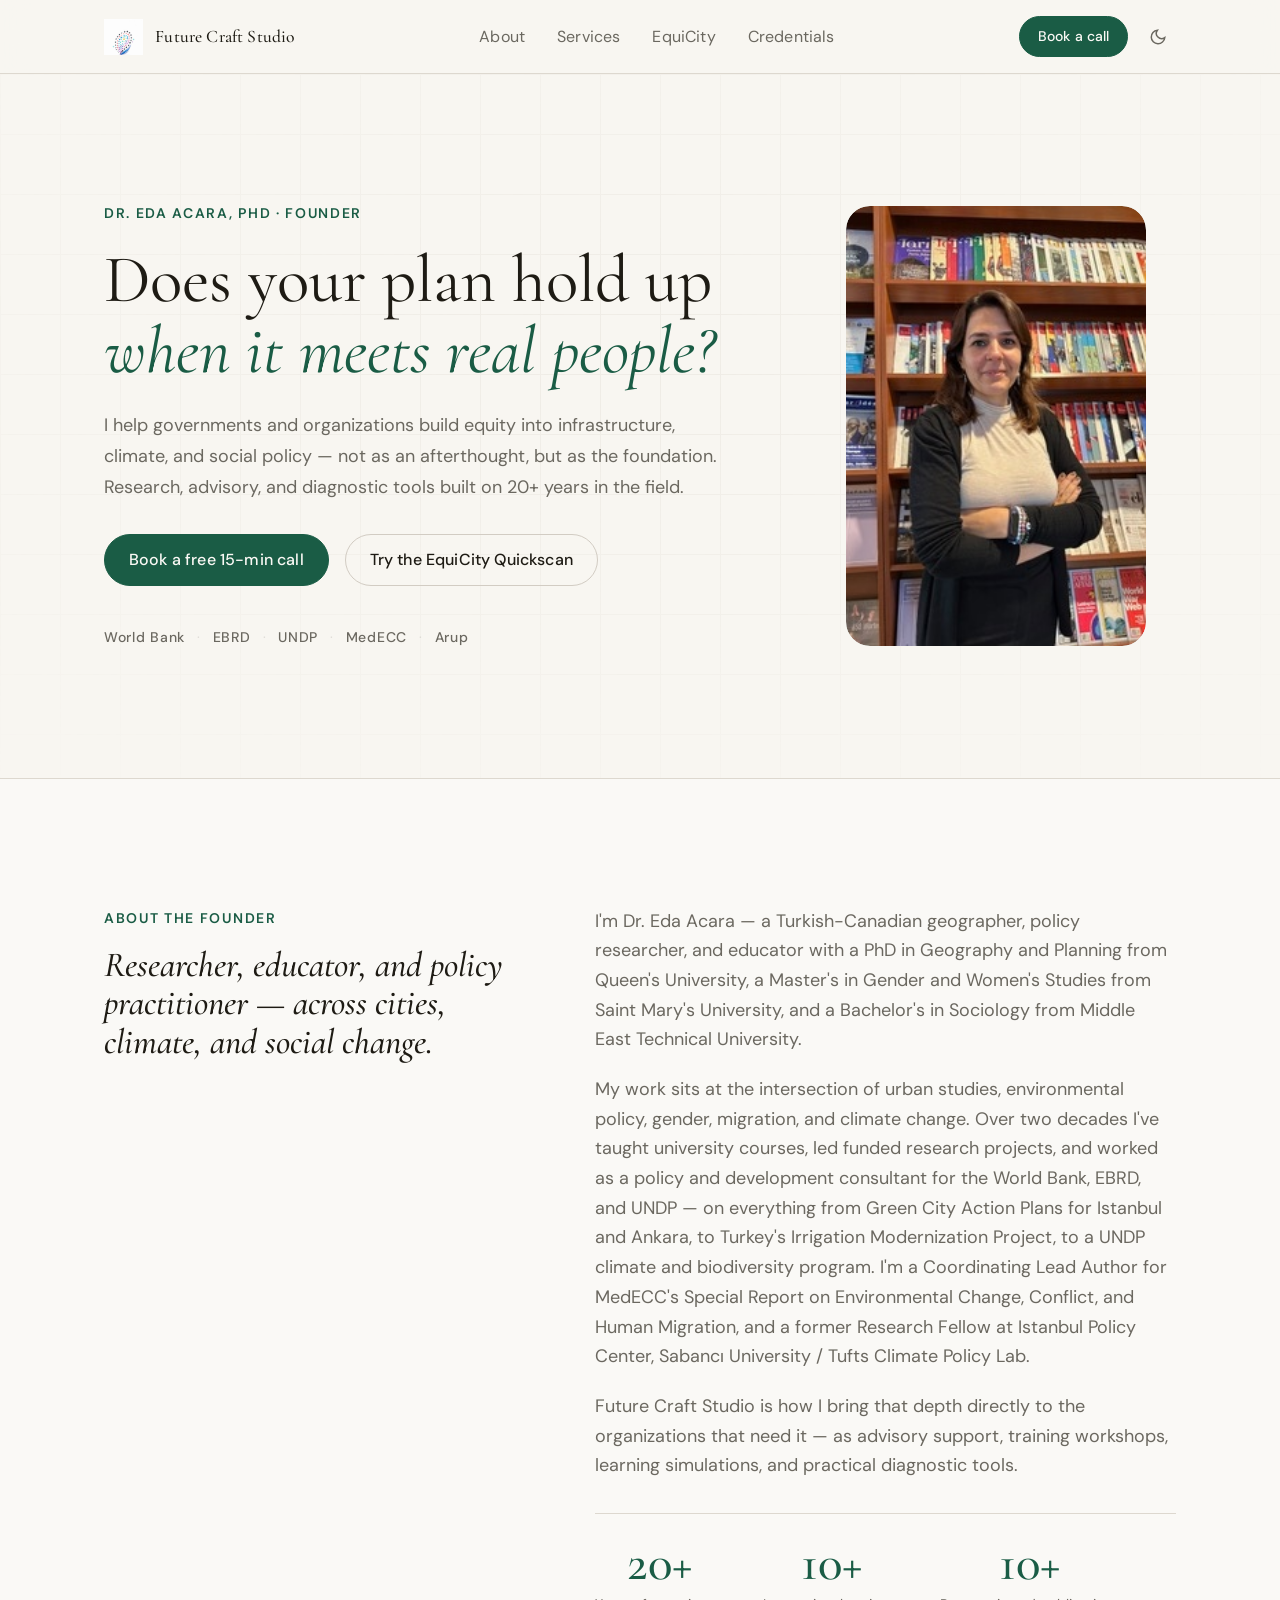
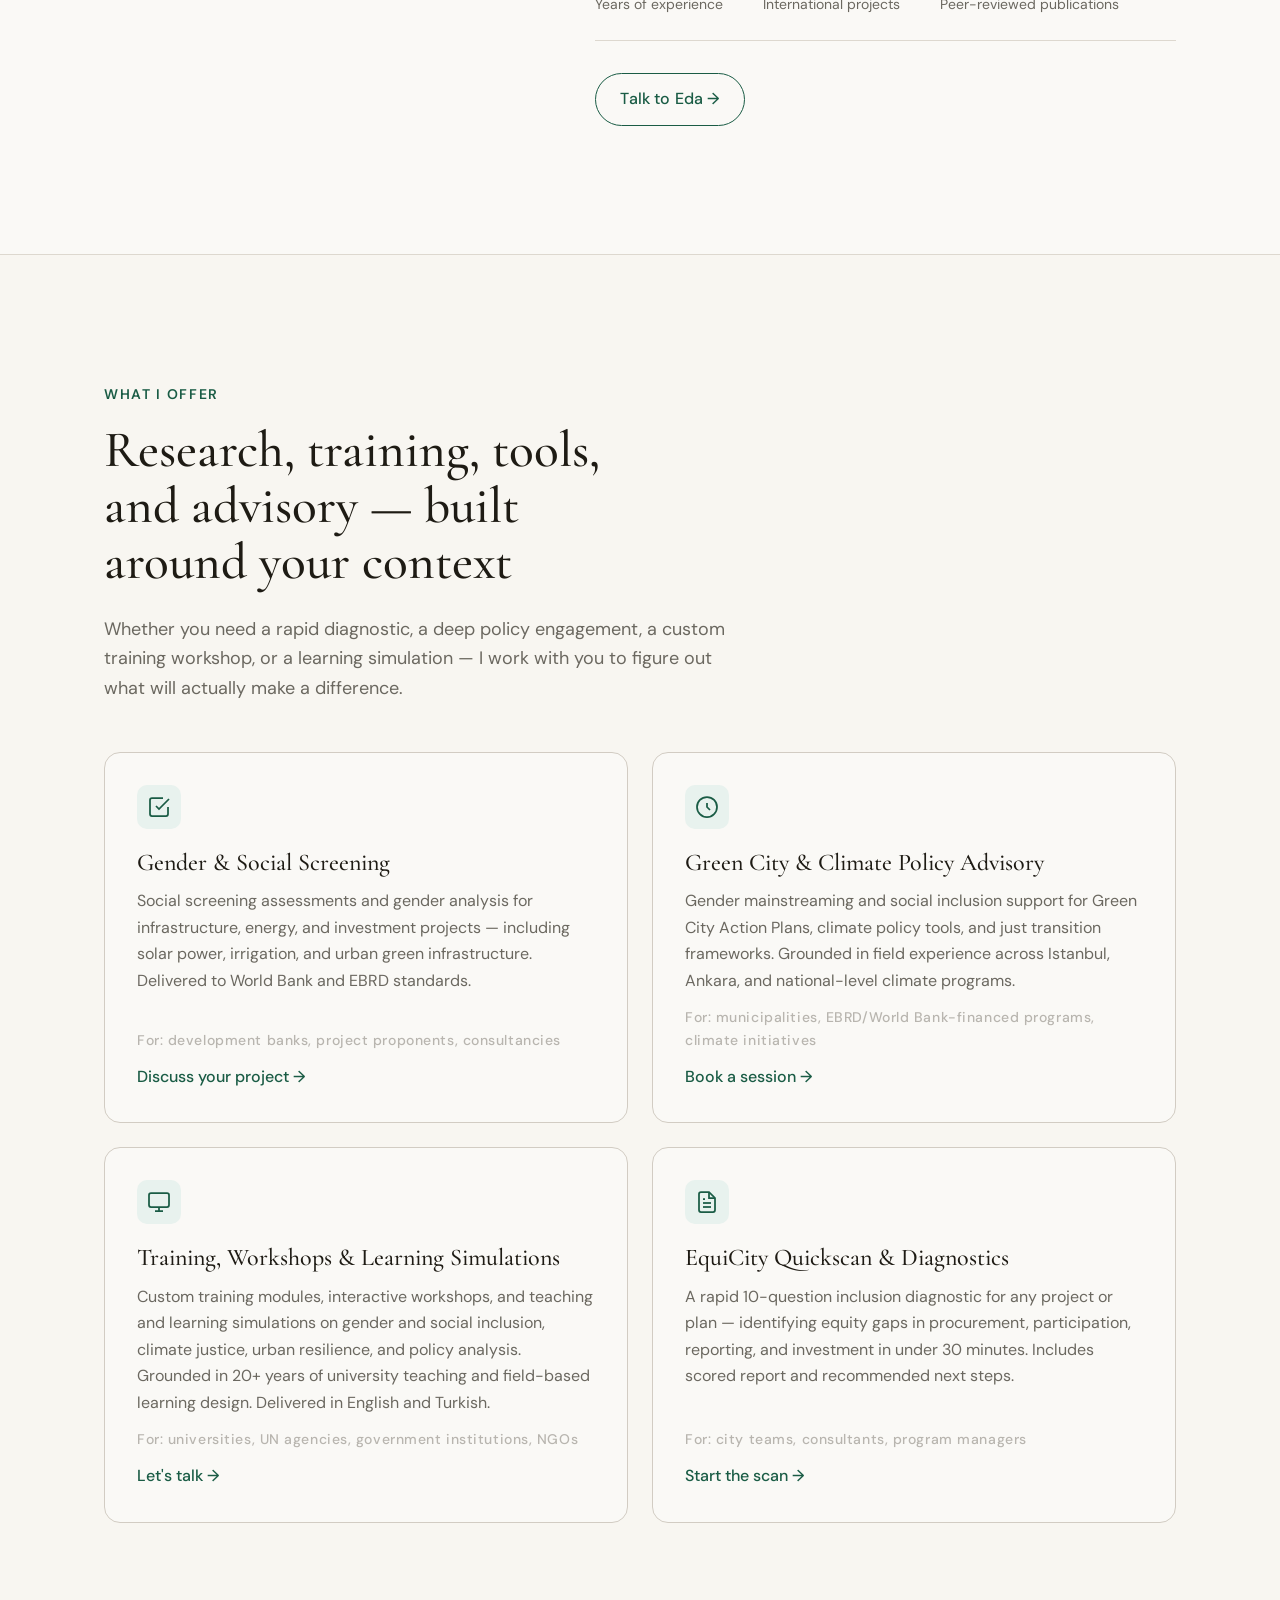
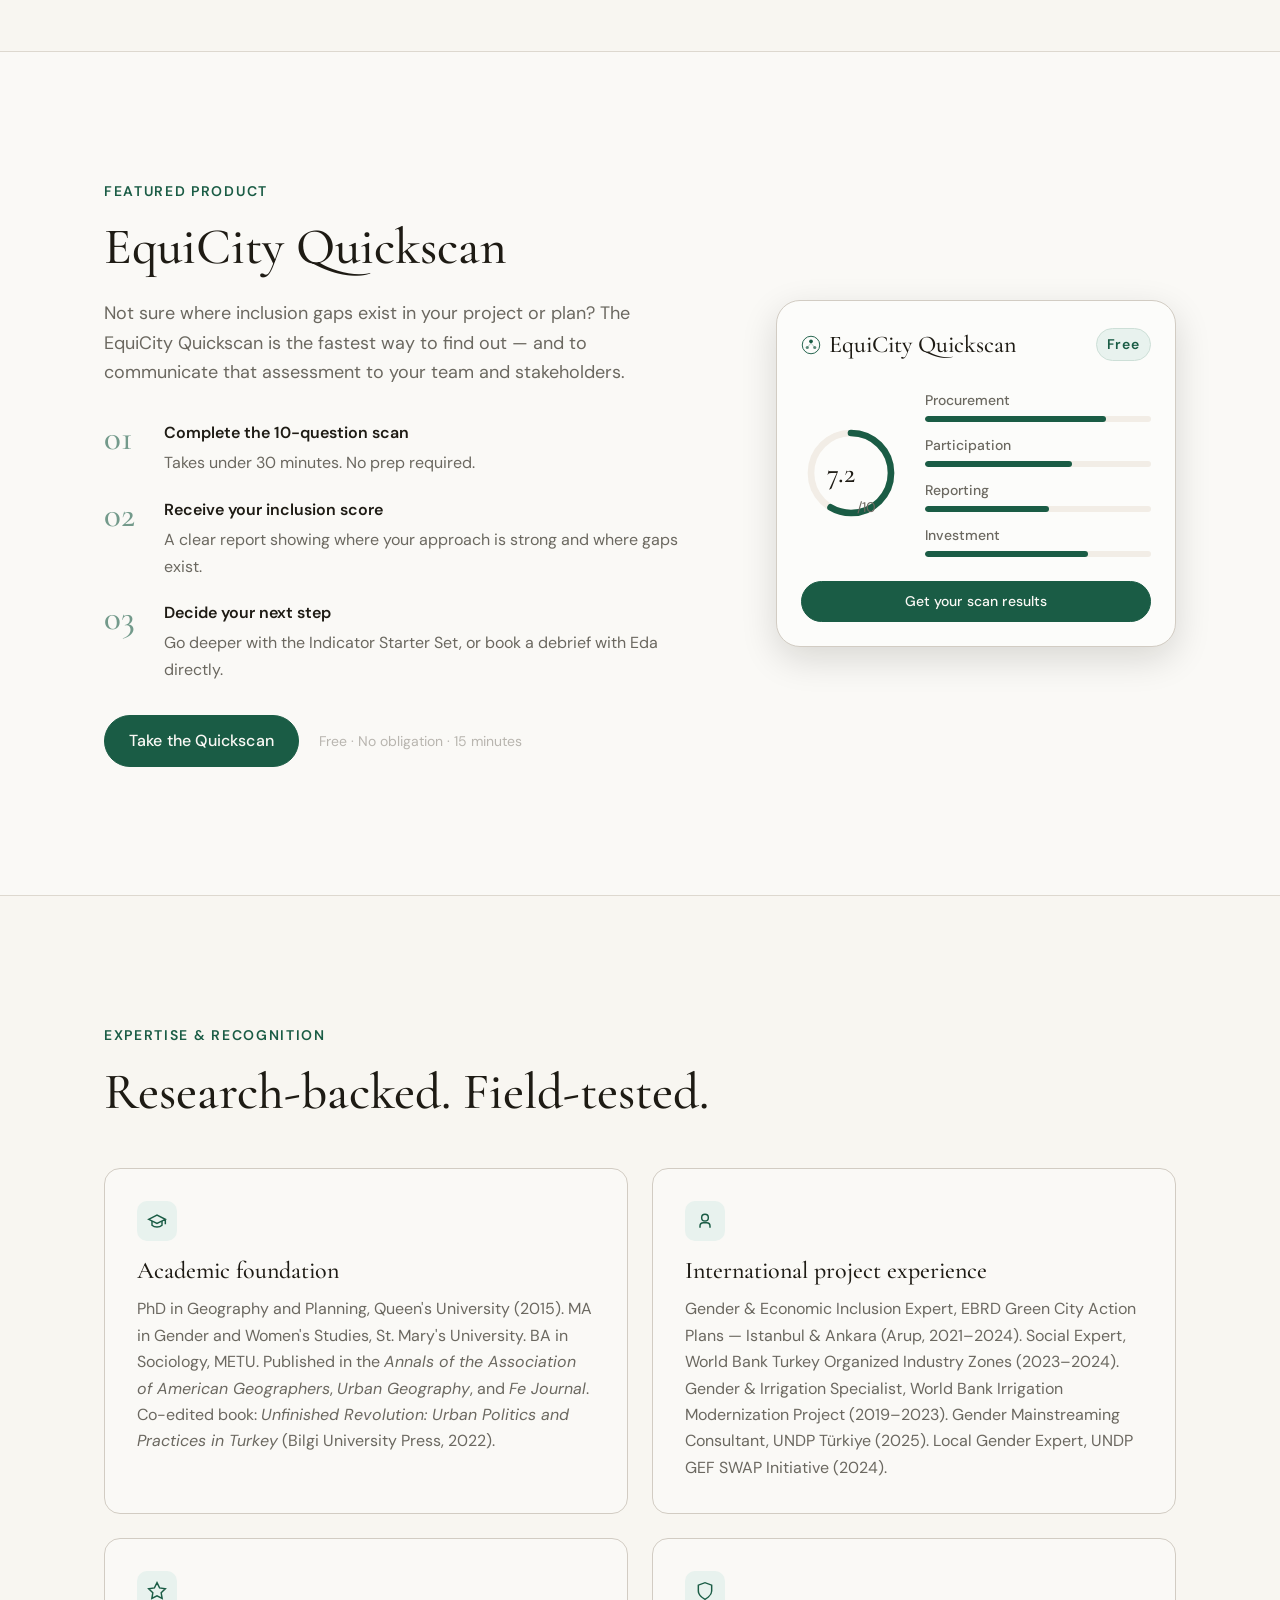
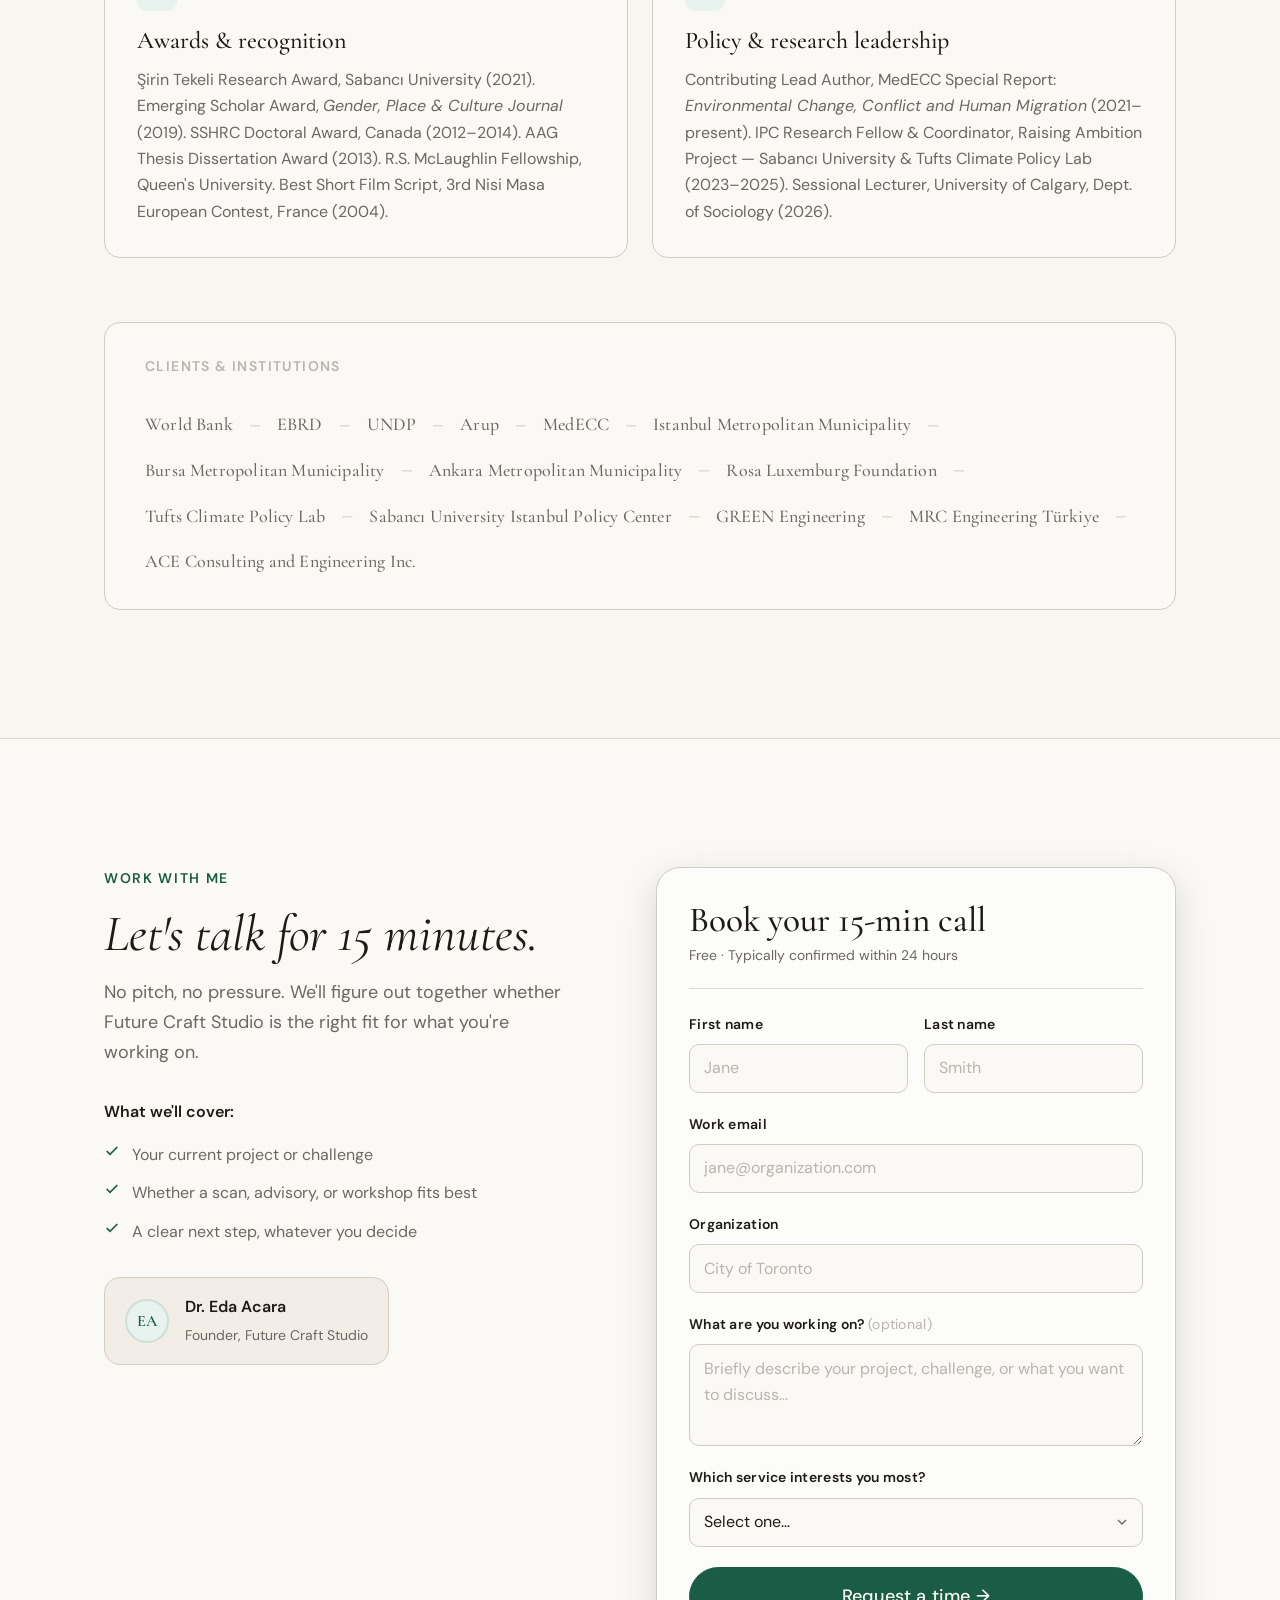
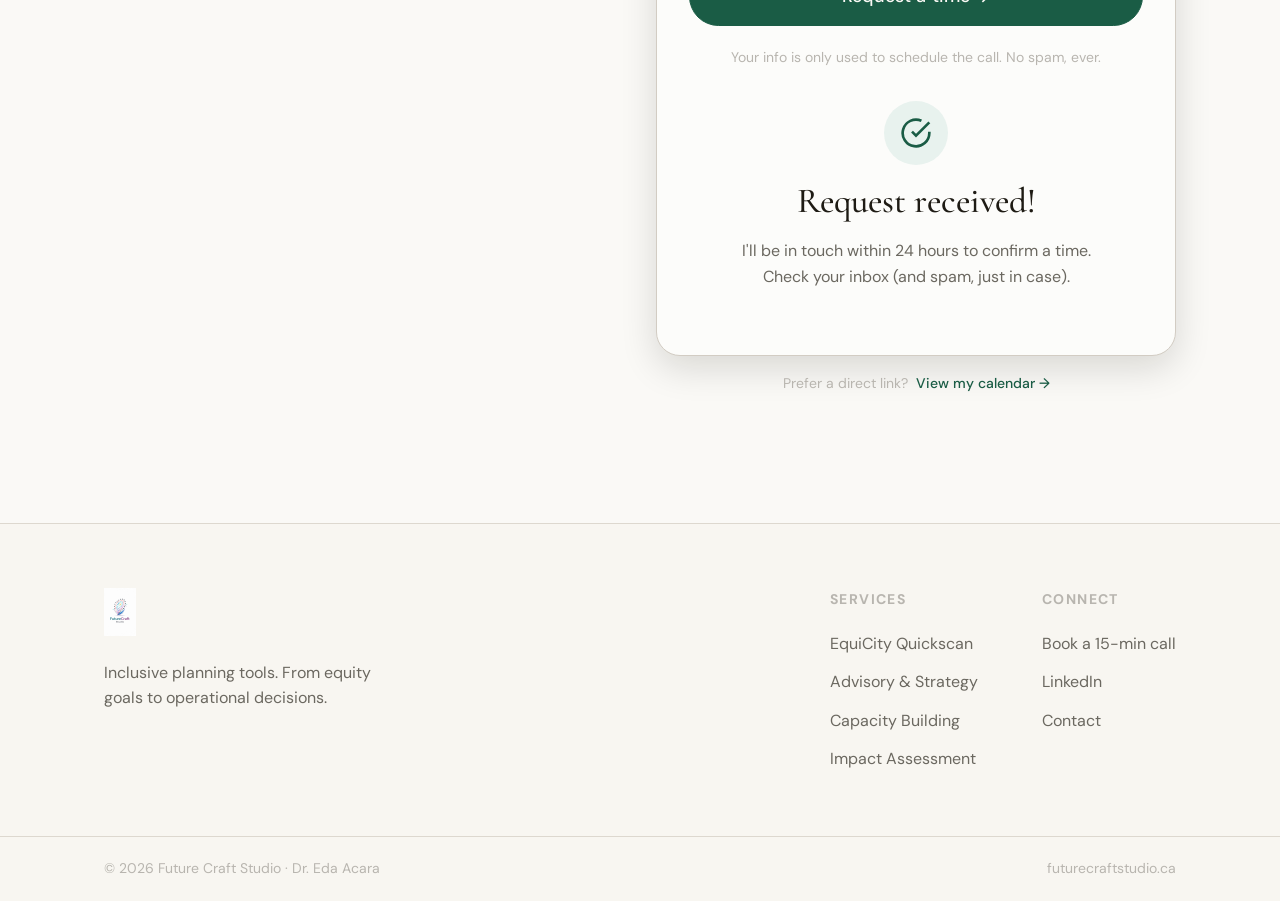
<file: index.html>
<!DOCTYPE html>
<html lang="en" data-theme="light">
<head>
  <meta charset="UTF-8" />
  <meta name="viewport" content="width=device-width, initial-scale=1.0" />
  <title>Future Craft Studio — Eda Acara, PhD | Inclusive Planning &amp; Policy Tools</title>
  <meta name="description" content="Future Craft Studio, founded by Dr. Eda Acara, helps municipalities, consultants, and mission-driven teams embed equity and inclusion into planning, procurement, and policy through practical tools and advisory support." />
  <meta property="og:title" content="Future Craft Studio — Inclusive Planning &amp; Policy Tools" />
  <meta property="og:description" content="Founded by Dr. Eda Acara, PhD in Geography and Planning. Practical equity and inclusion tools for cities and mission-driven teams." />
  <meta property="og:type" content="website" />

  <!-- Fonts -->
  <link rel="preconnect" href="https://fonts.googleapis.com" />
  <link rel="preconnect" href="https://fonts.gstatic.com" crossorigin />
  <link href="https://fonts.googleapis.com/css2?family=Cormorant+Garamond:ital,wght@0,400;0,500;0,600;1,400;1,500&family=DM+Sans:ital,opsz,wght@0,9..40,300;0,9..40,400;0,9..40,500;1,9..40,300&display=swap" rel="stylesheet" />
  <link href="https://api.fontshare.com/v2/css?f[]=switzer@300,400,500,600&display=swap" rel="stylesheet" />

  <link rel="stylesheet" href="css/style.css" />
</head>
<body>

  <!-- NAVIGATION -->
  <header class="header" id="header">
    <nav class="nav container">
      <a href="#" class="nav-logo" aria-label="Future Craft Studio home">
        <img src="fcs-logo-mark.jpg" alt="" class="nav-logo-mark" aria-hidden="true" />
        <span class="nav-logo-text">Future Craft Studio</span>
      </a>
      <ul class="nav-links" role="list">
        <li><a href="#about">About</a></li>
        <li><a href="#services">Services</a></li>
        <li><a href="equicity.html">EquiCity</a></li>
        <li><a href="#credentials">Credentials</a></li>
      </ul>
      <div class="nav-actions">
        <button class="btn btn-primary btn-sm" onclick="document.getElementById('booking').scrollIntoView({behavior:'smooth'})">Book a call</button>
        <button class="theme-toggle icon-btn" data-theme-toggle aria-label="Switch to dark mode">
          <svg width="18" height="18" viewBox="0 0 24 24" fill="none" stroke="currentColor" stroke-width="2"><path d="M21 12.79A9 9 0 1 1 11.21 3 7 7 0 0 0 21 12.79z"/></svg>
        </button>
        <button class="nav-menu-btn icon-btn" id="menuBtn" aria-label="Open menu" aria-expanded="false">
          <svg width="22" height="22" viewBox="0 0 24 24" fill="none" stroke="currentColor" stroke-width="2"><line x1="3" y1="6" x2="21" y2="6"/><line x1="3" y1="12" x2="21" y2="12"/><line x1="3" y1="18" x2="21" y2="18"/></svg>
        </button>
      </div>
    </nav>
    <!-- Mobile nav -->
    <div class="mobile-nav" id="mobileNav" aria-hidden="true">
      <ul role="list">
        <li><a href="#about" class="mobile-nav-link">About</a></li>
        <li><a href="#services" class="mobile-nav-link">Services</a></li>
        <li><a href="equicity.html" class="mobile-nav-link">EquiCity</a></li>
        <li><a href="#credentials" class="mobile-nav-link">Credentials</a></li>
        <li><a href="#booking" class="mobile-nav-link mobile-nav-cta">Book a 15-min call →</a></li>
      </ul>
    </div>
  </header>

  <main>

    <!-- HERO -->
    <section class="hero" id="top">
      <div class="container hero-inner">
        <div class="hero-text fade-in">
          <div class="hero-eyebrow">Dr. Eda Acara, PhD · Founder</div>
          <h1 class="hero-heading">Does your plan hold up<br /><em>when it meets real people?</em></h1>
          <p class="hero-sub">I help governments and organizations build equity into infrastructure, climate, and social policy — not as an afterthought, but as the foundation. Research, advisory, and diagnostic tools built on 20+ years in the field.</p>
          <div class="hero-ctas">
            <button class="btn btn-primary" onclick="document.getElementById('booking').scrollIntoView({behavior:'smooth'})">Book a free 15-min call</button>
            <a href="https://equicity-production.up.railway.app" target="_blank" rel="noopener" class="btn btn-ghost">Try the EquiCity Quickscan</a>
          </div>
          <div class="hero-trust">
            <span class="trust-item">World Bank</span>
            <span class="trust-sep">·</span>
            <span class="trust-item">EBRD</span>
            <span class="trust-sep">·</span>
            <span class="trust-item">UNDP</span>
            <span class="trust-sep">·</span>
            <span class="trust-item">MedECC</span>
            <span class="trust-sep">·</span>
            <span class="trust-item">Arup</span>
          </div>
        </div>
        <div class="hero-portrait fade-in" style="animation-delay:0.15s;">
          <div class="portrait-frame portrait-frame--photo">
            <img src="eda.jpg" alt="Dr. Eda Acara, founder of Future Craft Studio" class="portrait-photo" />
          </div>
        </div>
      </div>
      <!-- Background grid -->
      <div class="hero-grid-bg" aria-hidden="true"></div>
    </section>

    <!-- FOUNDER SECTION -->
    <section class="about section-pad" id="about">
      <div class="container">
        <div class="about-grid">
          <div class="about-left fade-in">
            <div class="section-label">About the founder</div>
            <h2 class="section-heading">Researcher, educator, and policy practitioner — across cities, climate, and social change.</h2>
          </div>
          <div class="about-right fade-in">
            <p>I'm Dr. Eda Acara — a Turkish-Canadian geographer, policy researcher, and educator with a PhD in Geography and Planning from Queen's University, a Master's in Gender and Women's Studies from Saint Mary's University, and a Bachelor's in Sociology from Middle East Technical University.</p>
            <p>My work sits at the intersection of urban studies, environmental policy, gender, migration, and climate change. Over two decades I've taught university courses, led funded research projects, and worked as a policy and development consultant for the World Bank, EBRD, and UNDP — on everything from Green City Action Plans for Istanbul and Ankara, to Turkey's Irrigation Modernization Project, to a UNDP climate and biodiversity program. I'm a Coordinating Lead Author for MedECC's Special Report on Environmental Change, Conflict, and Human Migration, and a former Research Fellow at Istanbul Policy Center, Sabancı University / Tufts Climate Policy Lab.</p>
            <p>Future Craft Studio is how I bring that depth directly to the organizations that need it — as advisory support, training workshops, learning simulations, and practical diagnostic tools.</p>
            <div class="credentials-row">
              <div class="cred-item">
                <div class="cred-num">20+</div>
                <div class="cred-label">Years of experience</div>
              </div>
              <div class="cred-item">
                <div class="cred-num">10+</div>
                <div class="cred-label">International projects</div>
              </div>
              <div class="cred-item">
                <div class="cred-num">10+</div>
                <div class="cred-label">Peer-reviewed publications</div>
              </div>
            </div>
            <a href="#booking" class="btn btn-outline" onclick="event.preventDefault(); document.getElementById('booking').scrollIntoView({behavior:'smooth'})">Talk to Eda →</a>
          </div>
        </div>
      </div>
    </section>

    <!-- SERVICES -->
    <section class="services section-pad" id="services">
      <div class="container">
        <div class="section-header fade-in">
          <div class="section-label">What I offer</div>
          <h2 class="section-heading">Research, training, tools, and advisory — built around your context</h2>
          <p class="section-sub">Whether you need a rapid diagnostic, a deep policy engagement, a custom training workshop, or a learning simulation — I work with you to figure out what will actually make a difference.</p>
        </div>
        <div class="services-grid">
          <div class="service-card fade-in">
            <div class="service-icon">
              <svg width="24" height="24" viewBox="0 0 24 24" fill="none" stroke="currentColor" stroke-width="1.75"><path d="M9 11l3 3L22 4"/><path d="M21 12v7a2 2 0 01-2 2H5a2 2 0 01-2-2V5a2 2 0 012-2h11"/></svg>
            </div>
            <h3>Gender &amp; Social Screening</h3>
            <p>Social screening assessments and gender analysis for infrastructure, energy, and investment projects — including solar power, irrigation, and urban green infrastructure. Delivered to World Bank and EBRD standards.</p>
            <div class="service-for">For: development banks, project proponents, consultancies</div>
            <a href="#booking" class="service-link" onclick="event.preventDefault(); document.getElementById('booking').scrollIntoView({behavior:'smooth'})">Discuss your project →</a>
          </div>
          <div class="service-card fade-in" style="animation-delay:0.08s">
            <div class="service-icon">
              <svg width="24" height="24" viewBox="0 0 24 24" fill="none" stroke="currentColor" stroke-width="1.75"><circle cx="12" cy="12" r="10"/><path d="M12 8v4l3 3"/></svg>
            </div>
            <h3>Green City &amp; Climate Policy Advisory</h3>
            <p>Gender mainstreaming and social inclusion support for Green City Action Plans, climate policy tools, and just transition frameworks. Grounded in field experience across Istanbul, Ankara, and national-level climate programs.</p>
            <div class="service-for">For: municipalities, EBRD/World Bank-financed programs, climate initiatives</div>
            <a href="#booking" class="service-link" onclick="event.preventDefault(); document.getElementById('booking').scrollIntoView({behavior:'smooth'})">Book a session →</a>
          </div>
          <div class="service-card fade-in" style="animation-delay:0.16s">
            <div class="service-icon">
              <svg width="24" height="24" viewBox="0 0 24 24" fill="none" stroke="currentColor" stroke-width="1.75"><rect x="2" y="3" width="20" height="14" rx="2"/><path d="M8 21h8M12 17v4"/></svg>
            </div>
            <h3>Training, Workshops &amp; Learning Simulations</h3>
            <p>Custom training modules, interactive workshops, and teaching and learning simulations on gender and social inclusion, climate justice, urban resilience, and policy analysis. Grounded in 20+ years of university teaching and field-based learning design. Delivered in English and Turkish.</p>
            <div class="service-for">For: universities, UN agencies, government institutions, NGOs</div>
            <a href="#booking" class="service-link" onclick="event.preventDefault(); document.getElementById('booking').scrollIntoView({behavior:'smooth'})">Let's talk →</a>
          </div>
          <div class="service-card fade-in" style="animation-delay:0.24s">
            <div class="service-icon">
              <svg width="24" height="24" viewBox="0 0 24 24" fill="none" stroke="currentColor" stroke-width="1.75"><path d="M14 2H6a2 2 0 00-2 2v16a2 2 0 002 2h12a2 2 0 002-2V8z"/><polyline points="14,2 14,8 20,8"/><line x1="16" y1="13" x2="8" y2="13"/><line x1="16" y1="17" x2="8" y2="17"/><polyline points="10,9 9,9 8,9"/></svg>
            </div>
            <h3>EquiCity Quickscan &amp; Diagnostics</h3>
            <p>A rapid 10-question inclusion diagnostic for any project or plan — identifying equity gaps in procurement, participation, reporting, and investment in under 30 minutes. Includes scored report and recommended next steps.</p>
            <div class="service-for">For: city teams, consultants, program managers</div>
            <a href="https://equicity-production.up.railway.app" target="_blank" rel="noopener" class="service-link">Start the scan →</a>
          </div>
        </div>
      </div>
    </section>

    <!-- EQUICITY PRODUCT SPOTLIGHT -->
    <section class="equicity section-pad" id="equicity">
      <div class="container">
        <div class="equicity-inner">
          <div class="equicity-text fade-in">
            <div class="section-label">Featured product</div>
            <h2 class="section-heading">EquiCity Quickscan</h2>
            <p class="equicity-desc">Not sure where inclusion gaps exist in your project or plan? The EquiCity Quickscan is the fastest way to find out — and to communicate that assessment to your team and stakeholders.</p>
            <div class="equicity-steps">
              <div class="step">
                <div class="step-num">01</div>
                <div class="step-content">
                  <strong>Complete the 10-question scan</strong>
                  <span>Takes under 30 minutes. No prep required.</span>
                </div>
              </div>
              <div class="step">
                <div class="step-num">02</div>
                <div class="step-content">
                  <strong>Receive your inclusion score</strong>
                  <span>A clear report showing where your approach is strong and where gaps exist.</span>
                </div>
              </div>
              <div class="step">
                <div class="step-num">03</div>
                <div class="step-content">
                  <strong>Decide your next step</strong>
                  <span>Go deeper with the Indicator Starter Set, or book a debrief with Eda directly.</span>
                </div>
              </div>
            </div>
            <div class="equicity-ctas">
              <a href="https://equicity-production.up.railway.app" target="_blank" rel="noopener" class="btn btn-primary">Take the Quickscan</a>
              <span class="equicity-note">Free · No obligation · 15 minutes</span>
            </div>
          </div>
          <div class="equicity-visual fade-in">
            <div class="scan-card">
              <div class="scan-card-header">
                <div class="scan-logo">
                  <svg width="20" height="20" viewBox="0 0 32 32" fill="none" aria-hidden="true">
                    <circle cx="16" cy="16" r="14" stroke="var(--color-primary)" stroke-width="1.5"/>
                    <circle cx="16" cy="10" r="3" fill="var(--color-primary)"/>
                    <circle cx="10" cy="20" r="2.5" fill="var(--color-primary)" opacity="0.7"/>
                    <circle cx="22" cy="20" r="2.5" fill="var(--color-primary)" opacity="0.7"/>
                    <line x1="16" y1="13" x2="10" y2="20" stroke="var(--color-primary)" stroke-width="1" opacity="0.5"/>
                    <line x1="16" y1="13" x2="22" y2="20" stroke="var(--color-primary)" stroke-width="1" opacity="0.5"/>
                  </svg>
                  EquiCity Quickscan
                </div>
                <div class="scan-badge">Free</div>
              </div>
              <div class="scan-score-area">
                <div class="score-ring">
                  <svg viewBox="0 0 120 120" class="score-svg">
                    <circle cx="60" cy="60" r="48" fill="none" stroke="var(--color-surface-offset)" stroke-width="8"/>
                    <circle cx="60" cy="60" r="48" fill="none" stroke="var(--color-primary)" stroke-width="8"
                      stroke-dasharray="251.3" stroke-dashoffset="75" stroke-linecap="round"
                      transform="rotate(-90 60 60)" class="score-arc"/>
                  </svg>
                  <div class="score-label">
                    <span class="score-num">7.2</span>
                    <span class="score-of">/10</span>
                  </div>
                </div>
                <div class="score-areas">
                  <div class="score-area-item">
                    <div class="score-area-name">Procurement</div>
                    <div class="score-area-bar"><div class="score-area-fill" style="width:80%"></div></div>
                  </div>
                  <div class="score-area-item">
                    <div class="score-area-name">Participation</div>
                    <div class="score-area-bar"><div class="score-area-fill" style="width:65%"></div></div>
                  </div>
                  <div class="score-area-item">
                    <div class="score-area-name">Reporting</div>
                    <div class="score-area-bar"><div class="score-area-fill" style="width:55%"></div></div>
                  </div>
                  <div class="score-area-item">
                    <div class="score-area-name">Investment</div>
                    <div class="score-area-bar"><div class="score-area-fill" style="width:72%"></div></div>
                  </div>
                </div>
              </div>
              <div class="scan-cta-inline">
                <button class="btn btn-primary btn-sm" style="width:100%" onclick="document.getElementById('booking').scrollIntoView({behavior:'smooth'})">Get your scan results</button>
              </div>
            </div>
          </div>
        </div>
      </div>
    </section>

    <!-- CREDENTIALS / TRUST -->
    <section class="credentials section-pad" id="credentials">
      <div class="container">
        <div class="section-header fade-in">
          <div class="section-label">Expertise &amp; recognition</div>
          <h2 class="section-heading">Research-backed. Field-tested.</h2>
        </div>
        <div class="cred-grid">
          <div class="cred-card fade-in">
            <div class="cred-icon">
              <svg width="20" height="20" viewBox="0 0 24 24" fill="none" stroke="currentColor" stroke-width="1.75"><path d="M22 10v6M2 10l10-5 10 5-10 5z"/><path d="M6 12v5c3 3 9 3 12 0v-5"/></svg>
            </div>
            <h3>Academic foundation</h3>
            <p>PhD in Geography and Planning, Queen's University (2015). MA in Gender and Women's Studies, St. Mary's University. BA in Sociology, METU. Published in the <em>Annals of the Association of American Geographers</em>, <em>Urban Geography</em>, and <em>Fe Journal</em>. Co-edited book: <em>Unfinished Revolution: Urban Politics and Practices in Turkey</em> (Bilgi University Press, 2022).</p>
          </div>
          <div class="cred-card fade-in" style="animation-delay:0.08s">
            <div class="cred-icon">
              <svg width="20" height="20" viewBox="0 0 24 24" fill="none" stroke="currentColor" stroke-width="1.75"><circle cx="12" cy="8" r="4"/><path d="M6 20v-2a4 4 0 014-4h4a4 4 0 014 4v2"/></svg>
            </div>
            <h3>International project experience</h3>
            <p>Gender &amp; Economic Inclusion Expert, EBRD Green City Action Plans — Istanbul &amp; Ankara (Arup, 2021–2024). Social Expert, World Bank Turkey Organized Industry Zones (2023–2024). Gender &amp; Irrigation Specialist, World Bank Irrigation Modernization Project (2019–2023). Gender Mainstreaming Consultant, UNDP Türkiye (2025). Local Gender Expert, UNDP GEF SWAP Initiative (2024).</p>
          </div>
          <div class="cred-card fade-in" style="animation-delay:0.16s">
            <div class="cred-icon">
              <svg width="20" height="20" viewBox="0 0 24 24" fill="none" stroke="currentColor" stroke-width="1.75"><polygon points="12,2 15.09,8.26 22,9.27 17,14.14 18.18,21.02 12,17.77 5.82,21.02 7,14.14 2,9.27 8.91,8.26"/></svg>
            </div>
            <h3>Awards &amp; recognition</h3>
            <p>Şirin Tekeli Research Award, Sabancı University (2021). Emerging Scholar Award, <em>Gender, Place &amp; Culture Journal</em> (2019). SSHRC Doctoral Award, Canada (2012–2014). AAG Thesis Dissertation Award (2013). R.S. McLaughlin Fellowship, Queen's University. Best Short Film Script, 3rd Nisi Masa European Contest, France (2004).</p>
          </div>
          <div class="cred-card fade-in" style="animation-delay:0.24s">
            <div class="cred-icon">
              <svg width="20" height="20" viewBox="0 0 24 24" fill="none" stroke="currentColor" stroke-width="1.75"><path d="M12 22s8-4 8-10V5l-8-3-8 3v7c0 6 8 10 8 10z"/></svg>
            </div>
            <h3>Policy &amp; research leadership</h3>
            <p>Contributing Lead Author, MedECC Special Report: <em>Environmental Change, Conflict and Human Migration</em> (2021–present). IPC Research Fellow &amp; Coordinator, Raising Ambition Project — Sabancı University &amp; Tufts Climate Policy Lab (2023–2025). Sessional Lecturer, University of Calgary, Dept. of Sociology (2026).</p>
          </div>
        </div>

        <div class="org-strip fade-in">
          <div class="org-label">Clients &amp; institutions</div>
          <div class="org-logos">
            <span class="org-name">World Bank</span>
            <span class="org-sep">—</span>
            <span class="org-name">EBRD</span>
            <span class="org-sep">—</span>
            <span class="org-name">UNDP</span>
            <span class="org-sep">—</span>
            <span class="org-name">Arup</span>
            <span class="org-sep">—</span>
            <span class="org-name">MedECC</span>
            <span class="org-sep">—</span>
            <span class="org-name">Istanbul Metropolitan Municipality</span>
            <span class="org-sep">—</span>
            <span class="org-name">Bursa Metropolitan Municipality</span>
            <span class="org-sep">—</span>
            <span class="org-name">Ankara Metropolitan Municipality</span>
            <span class="org-sep">—</span>
            <span class="org-name">Rosa Luxemburg Foundation</span>
            <span class="org-sep">—</span>
            <span class="org-name">Tufts Climate Policy Lab</span>
            <span class="org-sep">—</span>
            <span class="org-name">Sabancı University Istanbul Policy Center</span>
            <span class="org-sep">—</span>
            <span class="org-name">GREEN Engineering</span>
            <span class="org-sep">—</span>
            <span class="org-name">MRC Engineering Türkiye</span>
            <span class="org-sep">—</span>
            <span class="org-name">ACE Consulting and Engineering Inc.</span>
          </div>
        </div>
      </div>
    </section>

    <!-- BOOKING FUNNEL -->
    <section class="booking section-pad" id="booking">
      <div class="container">
        <div class="booking-inner">
          <div class="booking-left fade-in">
            <div class="section-label">Work with me</div>
            <h2 class="booking-heading">Let's talk for 15 minutes.</h2>
            <p class="booking-sub">No pitch, no pressure. We'll figure out together whether Future Craft Studio is the right fit for what you're working on.</p>

            <div class="booking-what">
              <div class="booking-what-title">What we'll cover:</div>
              <ul role="list" class="booking-checklist">
                <li>
                  <svg width="16" height="16" viewBox="0 0 24 24" fill="none" stroke="var(--color-primary)" stroke-width="2.5"><polyline points="20 6 9 17 4 12"/></svg>
                  Your current project or challenge
                </li>
                <li>
                  <svg width="16" height="16" viewBox="0 0 24 24" fill="none" stroke="var(--color-primary)" stroke-width="2.5"><polyline points="20 6 9 17 4 12"/></svg>
                  Whether a scan, advisory, or workshop fits best
                </li>
                <li>
                  <svg width="16" height="16" viewBox="0 0 24 24" fill="none" stroke="var(--color-primary)" stroke-width="2.5"><polyline points="20 6 9 17 4 12"/></svg>
                  A clear next step, whatever you decide
                </li>
              </ul>
            </div>

            <div class="booking-bio-mini">
              <div class="bio-avatar">EA</div>
              <div class="bio-text">
                <strong>Dr. Eda Acara</strong>
                <span>Founder, Future Craft Studio</span>
              </div>
            </div>
          </div>

          <div class="booking-right fade-in">
            <div class="booking-form-card">
              <div class="form-header">
                <h3>Book your 15-min call</h3>
                <p>Free · Typically confirmed within 24 hours</p>
              </div>
              <form class="booking-form" id="bookingForm" action="https://formspree.io/f/xrerboqn" method="POST" novalidate>
                <div class="form-row">
                  <div class="form-group">
                    <label for="firstName">First name</label>
                    <input type="text" id="firstName" name="firstName" placeholder="Jane" required autocomplete="given-name" />
                  </div>
                  <div class="form-group">
                    <label for="lastName">Last name</label>
                    <input type="text" id="lastName" name="lastName" placeholder="Smith" required autocomplete="family-name" />
                  </div>
                </div>
                <div class="form-group">
                  <label for="email">Work email</label>
                  <input type="email" id="email" name="email" placeholder="jane@organization.com" required autocomplete="email" />
                </div>
                <div class="form-group">
                  <label for="org">Organization</label>
                  <input type="text" id="org" name="org" placeholder="City of Toronto" autocomplete="organization" />
                </div>
                <div class="form-group">
                  <label for="context">What are you working on? <span class="label-hint">(optional)</span></label>
                  <textarea id="context" name="context" rows="3" placeholder="Briefly describe your project, challenge, or what you want to discuss…"></textarea>
                </div>
                <div class="form-group">
                  <label for="service">Which service interests you most?</label>
                  <select id="service" name="service">
                    <option value="">Select one…</option>
                    <option value="quickscan">EquiCity Quickscan</option>
                    <option value="advisory">Advisory &amp; Strategy</option>
                    <option value="capacity">Capacity Building Workshop</option>
                    <option value="assessment">Gender &amp; Social Impact Assessment</option>
                    <option value="unsure">Not sure yet</option>
                  </select>
                </div>
                <!-- Honeypot: bots fill this, humans don't -->
                <input type="text" name="_gotcha" style="display:none" tabindex="-1" autocomplete="off" />
                <button type="submit" class="btn btn-primary btn-submit" id="submitBtn">
                  <span class="btn-label">Request a time →</span>
                  <span class="btn-loading" hidden>Sending…</span>
                </button>
                <p class="form-note">Your info is only used to schedule the call. No spam, ever.</p>
              </form>
              <div class="form-success" id="formSuccess" hidden>
                <div class="success-icon">
                  <svg width="32" height="32" viewBox="0 0 24 24" fill="none" stroke="var(--color-primary)" stroke-width="2"><path d="M22 11.08V12a10 10 0 11-5.93-9.14"/><polyline points="22 4 12 14.01 9 11.01"/></svg>
                </div>
                <h3>Request received!</h3>
                <p>I'll be in touch within 24 hours to confirm a time. Check your inbox (and spam, just in case).</p>
              </div>
            </div>

            <div class="booking-alt">
              <span>Prefer a direct link?</span>
              <a href="https://www.futurecraftstudio.ca/appointments" target="_blank" rel="noopener" class="booking-alt-link">View my calendar →</a>
            </div>
          </div>
        </div>
      </div>
    </section>

  </main>

  <!-- FOOTER -->
  <footer class="footer">
    <div class="container footer-inner">
      <div class="footer-brand">
        <div class="footer-logo">
          <img src="future-craft-logo.jpg" alt="Future Craft Studio" class="footer-logo-img" />
        </div>
        <p class="footer-tagline">Inclusive planning tools. From equity goals to operational decisions.</p>
      </div>
      <div class="footer-links">
        <div class="footer-col">
          <div class="footer-col-title">Services</div>
          <a href="#equicity">EquiCity Quickscan</a>
          <a href="#services">Advisory &amp; Strategy</a>
          <a href="#services">Capacity Building</a>
          <a href="#services">Impact Assessment</a>
        </div>
        <div class="footer-col">
          <div class="footer-col-title">Connect</div>
          <a href="#booking" onclick="event.preventDefault(); document.getElementById('booking').scrollIntoView({behavior:'smooth'})">Book a 15-min call</a>
          <a href="https://www.linkedin.com/in/eda-acara-74394762" target="_blank" rel="noopener">LinkedIn</a>
          <a href="https://www.futurecraftstudio.ca/contact" target="_blank" rel="noopener">Contact</a>
        </div>
      </div>
    </div>
    <div class="footer-bottom">
      <div class="container">
        <span>&copy; 2026 Future Craft Studio · Dr. Eda Acara</span>
        <span>futurecraftstudio.ca</span>
      </div>
    </div>
  </footer>

  <script src="js/main.js"></script>
<script data-pplx-inline-edit>
(function(){
  if(window===window.top)return;
  function inlineAll(orig,clone){
    if(orig.nodeType!==1)return;
    try{
      var cs=getComputedStyle(orig);
      var t='';
      for(var i=0;i<cs.length;i++){t+=cs[i]+':'+cs.getPropertyValue(cs[i])+';';}
      clone.style.cssText=t;
    }catch(e){}
    var oc=orig.children,cc=clone.children;
    for(var j=0;j<oc.length&&j<cc.length;j++){inlineAll(oc[j],cc[j]);}
  }
  function stripExternal(clone){
    var imgs=clone.querySelectorAll('img');
    for(var i=0;i<imgs.length;i++){
      var s=imgs[i].getAttribute('src');
      if(s&&!s.startsWith('data:'))imgs[i].removeAttribute('src');
    }
    var all=clone.querySelectorAll('*');
    for(var i=0;i<all.length;i++){
      var st=all[i].style.cssText;
      if(st&&st.indexOf('url(')>=0){
        all[i].style.cssText=st.replace(/url\(["']?(?!data:)[^)"']*["']?\)/gi,'none');
      }
    }
  }
  window.addEventListener('message',function(e){
    if(!e.data||e.data.type!=='INLINE_EDIT_CAPTURE_REQUEST')return;
    var scrollX=window.scrollX||window.pageXOffset||0;
    var scrollY=window.scrollY||window.pageYOffset||0;
    var w=window.innerWidth,h=window.innerHeight;
    try{
      var clone=document.documentElement.cloneNode(true);
      var rm=clone.querySelectorAll('script,link[rel="stylesheet"],style');
      for(var i=0;i<rm.length;i++){rm[i].remove();}
      inlineAll(document.documentElement,clone);
      stripExternal(clone);
      var html=new XMLSerializer().serializeToString(clone);
      var svg='<svg xmlns="http://www.w3.org/2000/svg" width="'+w+'" height="'+h+'">'
        +'<foreignObject width="100%" height="100%">'
        +'<div xmlns="http://www.w3.org/1999/xhtml" style="width:'+w+'px;height:'+h+'px;overflow:hidden">'
        +'<div style="transform:translate(-'+scrollX+'px,-'+scrollY+'px);transform-origin:top left">'
        +html+'</div></div></foreignObject></svg>';
      var svgUrl='data:image/svg+xml;charset=utf-8,'+encodeURIComponent(svg);
      var img=new Image();
      img.onload=function(){
        var c=document.createElement('canvas');c.width=w;c.height=h;
        c.getContext('2d').drawImage(img,0,0);
        window.parent.postMessage({type:'INLINE_EDIT_SCREENSHOT_RESULT',dataUrl:c.toDataURL('image/png'),scrollX:scrollX,scrollY:scrollY},'*');
      };
      img.onerror=function(){
        window.parent.postMessage({type:'INLINE_EDIT_SCREENSHOT_RESULT',dataUrl:null,scrollX:scrollX,scrollY:scrollY},'*');
      };
      img.src=svgUrl;
    }catch(err){
      window.parent.postMessage({type:'INLINE_EDIT_SCREENSHOT_RESULT',dataUrl:null,scrollX:scrollX,scrollY:scrollY},'*');
    }
  });
})();
</script></body>
</html>
</file>
<file: css/style.css>
/* ============================================================
   FUTURE CRAFT STUDIO — Design System
   Art direction: Authoritative + warm editorial
   Fonts: Cormorant Garamond (display) + Switzer (body)
   Palette: Warm ivory surfaces, deep forest green accent
   ============================================================ */

/* ---------- TOKENS ---------- */
:root,
[data-theme='light'] {
  /* Surfaces — warm ivory */
  --color-bg: #f8f6f1;
  --color-surface: #faf9f6;
  --color-surface-2: #fcfcfa;
  --color-surface-offset: #f2ede6;
  --color-surface-offset-2: #ebe5dc;
  --color-divider: #ddd8cf;
  --color-border: #d2ccc3;

  /* Text */
  --color-text: #1e1b14;
  --color-text-muted: #6b6860;
  --color-text-faint: #b8b5af;
  --color-text-inverse: #faf9f5;

  /* Primary accent — deep forest green */
  --color-primary: #1a5c45;
  --color-primary-hover: #124036;
  --color-primary-active: #0c2c27;
  --color-primary-highlight: #cddfd7;
  --color-primary-light: #e8f2ee;

  /* Shadows */
  --shadow-sm: 0 1px 3px oklch(0.15 0.02 100 / 0.07);
  --shadow-md: 0 4px 14px oklch(0.15 0.02 100 / 0.10);
  --shadow-lg: 0 12px 36px oklch(0.15 0.02 100 / 0.14);

  /* Type scale */
  --text-xs:   clamp(0.75rem,  0.7rem  + 0.25vw, 0.875rem);
  --text-sm:   clamp(0.875rem, 0.8rem  + 0.35vw, 1rem);
  --text-base: clamp(1rem,     0.95rem + 0.25vw, 1.125rem);
  --text-lg:   clamp(1.125rem, 1rem    + 0.75vw, 1.5rem);
  --text-xl:   clamp(1.5rem,   1.2rem  + 1.25vw, 2.25rem);
  --text-2xl:  clamp(2rem,     1.2rem  + 2.5vw,  3.5rem);
  --text-3xl:  clamp(2.5rem,   1rem    + 4vw,    5rem);

  /* Spacing */
  --space-1: 0.25rem;
  --space-2: 0.5rem;
  --space-3: 0.75rem;
  --space-4: 1rem;
  --space-5: 1.25rem;
  --space-6: 1.5rem;
  --space-8: 2rem;
  --space-10: 2.5rem;
  --space-12: 3rem;
  --space-16: 4rem;
  --space-20: 5rem;
  --space-24: 6rem;
  --space-32: 8rem;

  /* Radius */
  --radius-sm: 0.375rem;
  --radius-md: 0.625rem;
  --radius-lg: 1rem;
  --radius-xl: 1.5rem;
  --radius-full: 9999px;

  /* Transitions */
  --ease-out: cubic-bezier(0.16, 1, 0.3, 1);
  --ease-in: cubic-bezier(0.4, 0, 1, 1);
  --transition-interactive: 180ms cubic-bezier(0.16, 1, 0.3, 1);

  /* Typography */
  --font-display: 'Cormorant Garamond', 'Georgia', serif;
  --font-body: 'Switzer', 'DM Sans', 'Helvetica Neue', sans-serif;

  /* Layout */
  --content-narrow: 640px;
  --content-default: 960px;
  --content-wide: 1200px;
}

[data-theme='dark'] {
  --color-bg: #131210;
  --color-surface: #181714;
  --color-surface-2: #1d1c19;
  --color-surface-offset: #1a1915;
  --color-surface-offset-2: #201f1b;
  --color-divider: #2a2925;
  --color-border: #353330;
  --color-text: #e0ddd6;
  --color-text-muted: #847f76;
  --color-text-faint: #5a5751;
  --color-text-inverse: #1a1815;
  --color-primary: #5ba888;
  --color-primary-hover: #3d8e70;
  --color-primary-active: #2a7358;
  --color-primary-highlight: #1e3328;
  --color-primary-light: #1c2e23;
  --shadow-sm: 0 1px 3px oklch(0 0 0 / 0.22);
  --shadow-md: 0 4px 14px oklch(0 0 0 / 0.32);
  --shadow-lg: 0 12px 36px oklch(0 0 0 / 0.42);
}

@media (prefers-color-scheme: dark) {
  :root:not([data-theme]) {
    --color-bg: #131210;
    --color-surface: #181714;
    --color-surface-2: #1d1c19;
    --color-surface-offset: #1a1915;
    --color-surface-offset-2: #201f1b;
    --color-divider: #2a2925;
    --color-border: #353330;
    --color-text: #e0ddd6;
    --color-text-muted: #847f76;
    --color-text-faint: #5a5751;
    --color-text-inverse: #1a1815;
    --color-primary: #5ba888;
    --color-primary-hover: #3d8e70;
    --color-primary-active: #2a7358;
    --color-primary-highlight: #1e3328;
    --color-primary-light: #1c2e23;
    --shadow-sm: 0 1px 3px oklch(0 0 0 / 0.22);
    --shadow-md: 0 4px 14px oklch(0 0 0 / 0.32);
    --shadow-lg: 0 12px 36px oklch(0 0 0 / 0.42);
  }
}

/* ---------- BASE ---------- */
*,
*::before,
*::after {
  box-sizing: border-box;
  margin: 0;
  padding: 0;
}

html {
  -webkit-font-smoothing: antialiased;
  -moz-osx-font-smoothing: grayscale;
  text-rendering: optimizeLegibility;
  scroll-behavior: smooth;
  scroll-padding-top: var(--space-20);
  hanging-punctuation: first last;
}

body {
  min-height: 100dvh;
  font-family: var(--font-body);
  font-size: var(--text-base);
  line-height: 1.65;
  color: var(--color-text);
  background-color: var(--color-bg);
}

img, picture, video, canvas, svg {
  display: block;
  max-width: 100%;
  height: auto;
}

ul[role='list'], ol[role='list'] { list-style: none; }

input, button, textarea, select { font: inherit; color: inherit; }

h1, h2, h3, h4, h5, h6 {
  text-wrap: balance;
  line-height: 1.15;
}

p, li, figcaption { text-wrap: pretty; max-width: 72ch; }

::selection {
  background: color-mix(in oklab, var(--color-primary) 20%, transparent);
  color: var(--color-text);
}

:focus-visible {
  outline: 2px solid var(--color-primary);
  outline-offset: 3px;
  border-radius: var(--radius-sm);
}

a, button, [role='button'],
input, textarea, select {
  transition:
    color var(--transition-interactive),
    background var(--transition-interactive),
    border-color var(--transition-interactive),
    box-shadow var(--transition-interactive);
}

button { cursor: pointer; background: none; border: none; }

@media (prefers-reduced-motion: reduce) {
  *, *::before, *::after {
    animation-duration: 0.01ms !important;
    animation-iteration-count: 1 !important;
    transition-duration: 0.01ms !important;
    scroll-behavior: auto !important;
  }
}

/* ---------- LAYOUT ---------- */
.container {
  width: 100%;
  max-width: var(--content-wide);
  margin-inline: auto;
  padding-inline: clamp(var(--space-6), 5vw, var(--space-16));
}

.section-pad {
  padding-block: clamp(var(--space-16), 10vw, var(--space-32));
}

/* ---------- SCROLL ANIMATIONS ---------- */
/* JS-driven: .fade-in starts visible, JS adds .fade-in--ready to animate */
.fade-in {
  opacity: 1;
  transition: opacity 0.6s cubic-bezier(0.16, 1, 0.3, 1), transform 0.6s cubic-bezier(0.16, 1, 0.3, 1);
}

.fade-in--hidden {
  opacity: 0;
  transform: translateY(16px);
}

/* ---------- TYPOGRAPHY ---------- */
.section-label {
  font-family: var(--font-body);
  font-size: var(--text-xs);
  font-weight: 600;
  letter-spacing: 0.12em;
  text-transform: uppercase;
  color: var(--color-primary);
  margin-bottom: var(--space-4);
}

.section-heading {
  font-family: var(--font-display);
  font-size: var(--text-2xl);
  font-weight: 500;
  color: var(--color-text);
  line-height: 1.1;
  margin-bottom: var(--space-6);
}

.section-sub {
  font-size: var(--text-base);
  color: var(--color-text-muted);
  max-width: 54ch;
  margin-bottom: 0;
}

/* ---------- BUTTONS ---------- */
.btn {
  display: inline-flex;
  align-items: center;
  justify-content: center;
  gap: var(--space-2);
  font-family: var(--font-body);
  font-size: var(--text-sm);
  font-weight: 500;
  letter-spacing: 0.01em;
  padding: 0.75rem 1.5rem;
  border-radius: var(--radius-full);
  cursor: pointer;
  border: 1.5px solid transparent;
  text-decoration: none;
  white-space: nowrap;
  transition:
    background var(--transition-interactive),
    color var(--transition-interactive),
    border-color var(--transition-interactive),
    box-shadow var(--transition-interactive),
    transform var(--transition-interactive);
}

.btn:active { transform: translateY(1px); }

.btn-primary {
  background: var(--color-primary);
  color: var(--color-text-inverse);
  border-color: var(--color-primary);
}
.btn-primary:hover {
  background: var(--color-primary-hover);
  border-color: var(--color-primary-hover);
  transform: translateY(-1px);
  box-shadow: var(--shadow-md);
}

.btn-ghost {
  background: transparent;
  color: var(--color-text);
  border-color: var(--color-border);
}
.btn-ghost:hover {
  background: var(--color-surface-offset);
  border-color: var(--color-text-muted);
}

.btn-outline {
  background: transparent;
  color: var(--color-primary);
  border-color: var(--color-primary);
}
.btn-outline:hover {
  background: var(--color-primary-light);
  transform: translateY(-1px);
}

.btn-sm {
  font-size: var(--text-xs);
  padding: 0.5rem 1.1rem;
}

/* ---------- HEADER / NAV ---------- */
.header {
  position: sticky;
  top: 0;
  z-index: 100;
  background: color-mix(in oklab, var(--color-bg) 88%, transparent);
  backdrop-filter: blur(14px);
  -webkit-backdrop-filter: blur(14px);
  border-bottom: 1px solid var(--color-divider);
  transition:
    box-shadow var(--transition-interactive),
    transform 300ms var(--ease-out);
}

.header.header--scrolled { box-shadow: var(--shadow-sm); }
.header.header--hidden { transform: translateY(-100%); }

.nav {
  display: flex;
  align-items: center;
  justify-content: space-between;
  padding-block: var(--space-4);
  gap: var(--space-8);
}

.nav-logo {
  display: flex;
  align-items: center;
  gap: var(--space-3);
  text-decoration: none;
  color: var(--color-text);
  font-family: var(--font-display);
  font-size: 1.1rem;
  font-weight: 500;
  letter-spacing: 0.01em;
  white-space: nowrap;
  flex-shrink: 0;
}

.nav-links {
  display: flex;
  align-items: center;
  gap: var(--space-8);
  list-style: none;
}

.nav-links a {
  font-size: var(--text-sm);
  font-weight: 400;
  color: var(--color-text-muted);
  text-decoration: none;
  letter-spacing: 0.01em;
}
.nav-links a:hover { color: var(--color-text); }

.nav-actions {
  display: flex;
  align-items: center;
  gap: var(--space-3);
  flex-shrink: 0;
}

.icon-btn {
  display: flex;
  align-items: center;
  justify-content: center;
  width: 36px;
  height: 36px;
  border-radius: var(--radius-full);
  color: var(--color-text-muted);
  border: none;
  background: none;
  cursor: pointer;
  transition: color var(--transition-interactive), background var(--transition-interactive);
}
.icon-btn:hover {
  color: var(--color-text);
  background: var(--color-surface-offset);
}

.nav-menu-btn { display: none; }

/* Mobile nav */
.mobile-nav {
  display: none;
  padding: var(--space-6);
  border-top: 1px solid var(--color-divider);
  background: var(--color-surface);
}

.mobile-nav ul { display: flex; flex-direction: column; gap: var(--space-2); }

.mobile-nav-link {
  display: block;
  padding: var(--space-3) var(--space-4);
  font-size: var(--text-base);
  color: var(--color-text-muted);
  text-decoration: none;
  border-radius: var(--radius-md);
  transition: background var(--transition-interactive), color var(--transition-interactive);
}
.mobile-nav-link:hover { background: var(--color-surface-offset); color: var(--color-text); }
.mobile-nav-cta {
  background: var(--color-primary);
  color: var(--color-text-inverse) !important;
  font-weight: 500;
  margin-top: var(--space-2);
  text-align: center;
}
.mobile-nav-cta:hover { background: var(--color-primary-hover) !important; }

/* ---------- HERO ---------- */
.hero {
  position: relative;
  overflow: hidden;
  padding-block: clamp(var(--space-16), 12vw, var(--space-32));
}

.hero-inner {
  display: grid;
  grid-template-columns: 1fr 360px;
  gap: var(--space-16);
  align-items: center;
  position: relative;
  z-index: 2;
}

.hero-eyebrow {
  font-family: var(--font-body);
  font-size: var(--text-xs);
  font-weight: 600;
  letter-spacing: 0.12em;
  text-transform: uppercase;
  color: var(--color-primary);
  margin-bottom: var(--space-5);
}

.hero-heading {
  font-family: var(--font-display);
  font-size: var(--text-3xl);
  font-weight: 400;
  line-height: 1.05;
  color: var(--color-text);
  margin-bottom: var(--space-6);
}

.hero-heading em {
  font-style: italic;
  color: var(--color-primary);
}

.hero-sub {
  font-size: var(--text-base);
  color: var(--color-text-muted);
  max-width: 52ch;
  line-height: 1.7;
  margin-bottom: var(--space-8);
}

.hero-ctas {
  display: flex;
  align-items: center;
  gap: var(--space-4);
  flex-wrap: wrap;
  margin-bottom: var(--space-10);
}

.hero-trust {
  display: flex;
  align-items: center;
  flex-wrap: wrap;
  gap: var(--space-3);
  font-size: var(--text-xs);
  color: var(--color-text-faint);
  letter-spacing: 0.05em;
}

.trust-item { font-weight: 500; color: var(--color-text-muted); }
.trust-sep { opacity: 0.4; }

/* Portrait */
.hero-portrait {
  display: flex;
  justify-content: center;
}

.portrait-frame {
  position: relative;
  width: 300px;
}

.portrait-placeholder {
  width: 300px;
  height: 340px;
  border-radius: var(--radius-xl);
  background: var(--color-surface-offset);
  border: 1px solid var(--color-border);
  display: flex;
  flex-direction: column;
  align-items: center;
  justify-content: center;
  overflow: hidden;
  position: relative;
}

.portrait-illustration {
  width: 200px;
  height: 220px;
  position: absolute;
  bottom: 0;
  left: 50%;
  transform: translateX(-50%);
}

.portrait-initials {
  position: relative;
  z-index: 2;
  font-family: var(--font-display);
  font-size: 3rem;
  font-weight: 500;
  color: var(--color-primary);
  width: 80px;
  height: 80px;
  border-radius: var(--radius-full);
  background: var(--color-primary-light);
  display: flex;
  align-items: center;
  justify-content: center;
  border: 2px solid var(--color-primary-highlight);
  margin-bottom: var(--space-20);
}

.portrait-badge {
  position: absolute;
  bottom: var(--space-4);
  left: 50%;
  transform: translateX(-50%);
  background: var(--color-surface-2);
  border: 1px solid var(--color-border);
  border-radius: var(--radius-full);
  padding: var(--space-2) var(--space-4);
  font-size: var(--text-xs);
  color: var(--color-text-muted);
  font-weight: 500;
  white-space: nowrap;
  display: flex;
  align-items: center;
  gap: var(--space-2);
  box-shadow: var(--shadow-sm);
}

.badge-dot {
  width: 8px;
  height: 8px;
  border-radius: var(--radius-full);
  background: var(--color-primary);
  display: inline-block;
  flex-shrink: 0;
}

/* Hero background grid */
.hero-grid-bg {
  position: absolute;
  inset: 0;
  background-image:
    linear-gradient(var(--color-divider) 1px, transparent 1px),
    linear-gradient(90deg, var(--color-divider) 1px, transparent 1px);
  background-size: 60px 60px;
  opacity: 0.35;
  mask-image: radial-gradient(ellipse 80% 80% at 50% 40%, black, transparent);
  -webkit-mask-image: radial-gradient(ellipse 80% 80% at 50% 40%, black, transparent);
  z-index: 1;
}

/* ---------- ABOUT ---------- */
.about {
  background: var(--color-surface);
  border-top: 1px solid var(--color-divider);
  border-bottom: 1px solid var(--color-divider);
}

.about-grid {
  display: grid;
  grid-template-columns: 1fr 1.4fr;
  gap: clamp(var(--space-12), 6vw, var(--space-24));
  align-items: start;
}

.about-left .section-heading {
  font-size: var(--text-xl);
  font-style: italic;
}

.about-right p {
  font-size: var(--text-base);
  color: var(--color-text-muted);
  margin-bottom: var(--space-5);
  max-width: 62ch;
}

.credentials-row {
  display: flex;
  gap: var(--space-10);
  margin-block: var(--space-8);
  padding-block: var(--space-6);
  border-top: 1px solid var(--color-divider);
  border-bottom: 1px solid var(--color-divider);
}

.cred-item { text-align: center; }

.cred-num {
  font-family: var(--font-display);
  font-size: var(--text-2xl);
  font-weight: 500;
  color: var(--color-primary);
  line-height: 1;
}

.cred-label {
  font-size: var(--text-xs);
  color: var(--color-text-muted);
  margin-top: var(--space-1);
  white-space: nowrap;
}

/* ---------- SERVICES ---------- */
.services { background: var(--color-bg); }

.section-header {
  max-width: 640px;
  margin-bottom: var(--space-12);
}

.services-grid {
  display: grid;
  grid-template-columns: repeat(2, 1fr);
  gap: var(--space-6);
}

.service-card {
  background: var(--color-surface);
  border: 1px solid var(--color-border);
  border-radius: var(--radius-lg);
  padding: var(--space-8);
  display: flex;
  flex-direction: column;
  gap: var(--space-3);
  transition:
    box-shadow var(--transition-interactive),
    transform var(--transition-interactive),
    border-color var(--transition-interactive);
}

.service-card:hover {
  box-shadow: var(--shadow-md);
  transform: translateY(-2px);
  border-color: var(--color-primary-highlight);
}

.service-icon {
  width: 44px;
  height: 44px;
  border-radius: var(--radius-md);
  background: var(--color-primary-light);
  display: flex;
  align-items: center;
  justify-content: center;
  color: var(--color-primary);
  margin-bottom: var(--space-2);
  flex-shrink: 0;
}

.service-card h3 {
  font-family: var(--font-display);
  font-size: var(--text-lg);
  font-weight: 500;
  color: var(--color-text);
}

.service-card p {
  font-size: var(--text-sm);
  color: var(--color-text-muted);
  flex: 1;
  max-width: none;
}

.service-for {
  font-size: var(--text-xs);
  color: var(--color-text-faint);
  font-weight: 500;
  letter-spacing: 0.04em;
}

.service-link {
  font-size: var(--text-sm);
  font-weight: 500;
  color: var(--color-primary);
  text-decoration: none;
  margin-top: auto;
  display: inline-flex;
  align-items: center;
  gap: var(--space-1);
}
.service-link:hover { text-decoration: underline; }

/* ---------- EQUICITY ---------- */
.equicity {
  background: var(--color-surface);
  border-top: 1px solid var(--color-divider);
  border-bottom: 1px solid var(--color-divider);
}

.equicity-inner {
  display: grid;
  grid-template-columns: 1fr 400px;
  gap: clamp(var(--space-12), 6vw, var(--space-20));
  align-items: center;
}

.equicity-desc {
  font-size: var(--text-base);
  color: var(--color-text-muted);
  margin-bottom: var(--space-8);
  max-width: 52ch;
}

.equicity-steps {
  display: flex;
  flex-direction: column;
  gap: var(--space-5);
  margin-bottom: var(--space-8);
}

.step {
  display: flex;
  gap: var(--space-5);
  align-items: flex-start;
}

.step-num {
  font-family: var(--font-display);
  font-size: var(--text-xl);
  font-weight: 500;
  color: var(--color-primary);
  line-height: 1;
  min-width: 40px;
  flex-shrink: 0;
  opacity: 0.6;
}

.step-content {
  display: flex;
  flex-direction: column;
  gap: var(--space-1);
}

.step-content strong {
  font-size: var(--text-sm);
  font-weight: 600;
  color: var(--color-text);
}

.step-content span {
  font-size: var(--text-sm);
  color: var(--color-text-muted);
}

.equicity-ctas {
  display: flex;
  align-items: center;
  gap: var(--space-5);
  flex-wrap: wrap;
}

.equicity-note {
  font-size: var(--text-xs);
  color: var(--color-text-faint);
}

/* Scan card */
.scan-card {
  background: var(--color-surface-2);
  border: 1px solid var(--color-border);
  border-radius: var(--radius-xl);
  padding: var(--space-6);
  box-shadow: var(--shadow-lg);
}

.scan-card-header {
  display: flex;
  align-items: center;
  justify-content: space-between;
  margin-bottom: var(--space-6);
}

.scan-logo {
  display: flex;
  align-items: center;
  gap: var(--space-2);
  font-family: var(--font-display);
  font-size: var(--text-lg);
  font-weight: 500;
  color: var(--color-text);
}

.scan-badge {
  font-size: var(--text-xs);
  font-weight: 600;
  color: var(--color-primary);
  background: var(--color-primary-light);
  border: 1px solid var(--color-primary-highlight);
  padding: 0.25rem 0.625rem;
  border-radius: var(--radius-full);
  letter-spacing: 0.06em;
}

.scan-score-area {
  display: flex;
  gap: var(--space-6);
  align-items: center;
  margin-bottom: var(--space-6);
}

.score-ring {
  position: relative;
  flex-shrink: 0;
  width: 100px;
  height: 100px;
}

.score-svg {
  width: 100px;
  height: 100px;
}

.score-arc {
  transition: stroke-dashoffset 1s var(--ease-out);
}

.score-label {
  position: absolute;
  inset: 0;
  display: flex;
  align-items: center;
  justify-content: center;
  gap: 2px;
}

.score-num {
  font-family: var(--font-display);
  font-size: 1.75rem;
  font-weight: 500;
  color: var(--color-text);
  line-height: 1;
}

.score-of {
  font-size: var(--text-xs);
  color: var(--color-text-muted);
  align-self: flex-end;
  padding-bottom: 4px;
}

.score-areas {
  flex: 1;
  display: flex;
  flex-direction: column;
  gap: var(--space-3);
}

.score-area-item {
  display: flex;
  flex-direction: column;
  gap: var(--space-1);
}

.score-area-name {
  font-size: var(--text-xs);
  color: var(--color-text-muted);
  font-weight: 500;
}

.score-area-bar {
  height: 6px;
  background: var(--color-surface-offset);
  border-radius: var(--radius-full);
  overflow: hidden;
}

.score-area-fill {
  height: 100%;
  background: var(--color-primary);
  border-radius: var(--radius-full);
  transition: width 1s var(--ease-out);
}

/* ---------- CREDENTIALS ---------- */
.credentials { background: var(--color-bg); }

.cred-grid {
  display: grid;
  grid-template-columns: repeat(2, 1fr);
  gap: var(--space-6);
  margin-bottom: var(--space-16);
}

.cred-card {
  padding: var(--space-8);
  border: 1px solid var(--color-border);
  border-radius: var(--radius-lg);
  background: var(--color-surface);
}

.cred-card .cred-icon {
  width: 40px;
  height: 40px;
  border-radius: var(--radius-md);
  background: var(--color-primary-light);
  display: flex;
  align-items: center;
  justify-content: center;
  color: var(--color-primary);
  margin-bottom: var(--space-4);
}

.cred-card h3 {
  font-family: var(--font-display);
  font-size: var(--text-lg);
  font-weight: 500;
  color: var(--color-text);
  margin-bottom: var(--space-3);
}

.cred-card p {
  font-size: var(--text-sm);
  color: var(--color-text-muted);
  line-height: 1.65;
  max-width: none;
}

.org-strip {
  padding: var(--space-8) var(--space-10);
  background: var(--color-surface);
  border: 1px solid var(--color-border);
  border-radius: var(--radius-lg);
  display: flex;
  align-items: center;
  gap: var(--space-8);
  flex-wrap: wrap;
}

.org-label {
  font-size: var(--text-xs);
  font-weight: 600;
  letter-spacing: 0.1em;
  text-transform: uppercase;
  color: var(--color-text-faint);
  white-space: nowrap;
}

.org-logos {
  display: flex;
  align-items: center;
  gap: var(--space-4);
  flex-wrap: wrap;
}

.org-name {
  font-family: var(--font-display);
  font-size: var(--text-base);
  font-weight: 500;
  color: var(--color-text-muted);
  letter-spacing: 0.01em;
}

.org-sep {
  color: var(--color-border);
  font-size: var(--text-xs);
}

/* ---------- BOOKING ---------- */
.booking {
  background: var(--color-surface);
  border-top: 1px solid var(--color-divider);
}

.booking-inner {
  display: grid;
  grid-template-columns: 1fr 520px;
  gap: clamp(var(--space-12), 6vw, var(--space-20));
  align-items: start;
}

.booking-heading {
  font-family: var(--font-display);
  font-size: var(--text-2xl);
  font-weight: 400;
  font-style: italic;
  color: var(--color-text);
  margin-bottom: var(--space-4);
  line-height: 1.1;
}

.booking-sub {
  font-size: var(--text-base);
  color: var(--color-text-muted);
  margin-bottom: var(--space-8);
  max-width: 46ch;
}

.booking-what { margin-bottom: var(--space-8); }

.booking-what-title {
  font-size: var(--text-sm);
  font-weight: 600;
  color: var(--color-text);
  margin-bottom: var(--space-4);
}

.booking-checklist {
  display: flex;
  flex-direction: column;
  gap: var(--space-3);
  list-style: none;
}

.booking-checklist li {
  display: flex;
  align-items: flex-start;
  gap: var(--space-3);
  font-size: var(--text-sm);
  color: var(--color-text-muted);
  max-width: none;
}

.booking-checklist svg { flex-shrink: 0; margin-top: 1px; }

.booking-bio-mini {
  display: flex;
  align-items: center;
  gap: var(--space-4);
  padding: var(--space-4) var(--space-5);
  background: var(--color-surface-offset);
  border: 1px solid var(--color-border);
  border-radius: var(--radius-lg);
  max-width: fit-content;
}

.bio-avatar {
  width: 44px;
  height: 44px;
  border-radius: var(--radius-full);
  background: var(--color-primary-light);
  border: 2px solid var(--color-primary-highlight);
  display: flex;
  align-items: center;
  justify-content: center;
  font-family: var(--font-display);
  font-size: 1rem;
  font-weight: 600;
  color: var(--color-primary);
  flex-shrink: 0;
}

.bio-text {
  display: flex;
  flex-direction: column;
  gap: var(--space-1);
}

.bio-text strong {
  font-size: var(--text-sm);
  font-weight: 600;
  color: var(--color-text);
}

.bio-text span {
  font-size: var(--text-xs);
  color: var(--color-text-muted);
}

/* Booking form */
.booking-form-card {
  background: var(--color-surface-2);
  border: 1px solid var(--color-border);
  border-radius: var(--radius-xl);
  padding: var(--space-8);
  box-shadow: var(--shadow-lg);
}

.form-header {
  margin-bottom: var(--space-6);
  padding-bottom: var(--space-5);
  border-bottom: 1px solid var(--color-divider);
}

.form-header h3 {
  font-family: var(--font-display);
  font-size: var(--text-xl);
  font-weight: 500;
  color: var(--color-text);
  margin-bottom: var(--space-1);
}

.form-header p {
  font-size: var(--text-xs);
  color: var(--color-text-muted);
  max-width: none;
}

.booking-form {
  display: flex;
  flex-direction: column;
  gap: var(--space-5);
}

.form-row {
  display: grid;
  grid-template-columns: 1fr 1fr;
  gap: var(--space-4);
}

.form-group {
  display: flex;
  flex-direction: column;
  gap: var(--space-2);
}

.form-group label {
  font-size: var(--text-xs);
  font-weight: 600;
  color: var(--color-text);
  letter-spacing: 0.02em;
}

.label-hint {
  font-weight: 400;
  color: var(--color-text-faint);
}

.form-group input,
.form-group textarea,
.form-group select {
  width: 100%;
  padding: 0.65rem 0.875rem;
  background: var(--color-surface);
  border: 1.5px solid var(--color-border);
  border-radius: var(--radius-md);
  font-size: var(--text-sm);
  color: var(--color-text);
  transition:
    border-color var(--transition-interactive),
    box-shadow var(--transition-interactive);
  appearance: none;
  -webkit-appearance: none;
}

.form-group input::placeholder,
.form-group textarea::placeholder {
  color: var(--color-text-faint);
}

.form-group input:focus,
.form-group textarea:focus,
.form-group select:focus {
  outline: none;
  border-color: var(--color-primary);
  box-shadow: 0 0 0 3px color-mix(in oklab, var(--color-primary) 15%, transparent);
}

.form-group textarea {
  resize: vertical;
  min-height: 90px;
}

.form-group select {
  cursor: pointer;
  background-image: url("data:image/svg+xml,%3Csvg xmlns='http://www.w3.org/2000/svg' width='16' height='16' viewBox='0 0 24 24' fill='none' stroke='%236b6860' stroke-width='2'%3E%3Cpolyline points='6 9 12 15 18 9'/%3E%3C/svg%3E");
  background-repeat: no-repeat;
  background-position: right 0.75rem center;
  padding-right: 2.5rem;
}

.btn-submit {
  width: 100%;
  padding: 0.875rem;
  font-size: var(--text-base);
}

.form-note {
  font-size: var(--text-xs);
  color: var(--color-text-faint);
  text-align: center;
  max-width: none;
}

/* Success state */
.form-success {
  text-align: center;
  padding: var(--space-8);
  display: flex;
  flex-direction: column;
  align-items: center;
  gap: var(--space-4);
}

.success-icon {
  width: 64px;
  height: 64px;
  border-radius: var(--radius-full);
  background: var(--color-primary-light);
  display: flex;
  align-items: center;
  justify-content: center;
}

.form-success h3 {
  font-family: var(--font-display);
  font-size: var(--text-xl);
  font-weight: 500;
  color: var(--color-text);
}

.form-success p {
  font-size: var(--text-sm);
  color: var(--color-text-muted);
  max-width: 38ch;
}

/* Booking alt link */
.booking-alt {
  margin-top: var(--space-4);
  text-align: center;
  font-size: var(--text-xs);
  color: var(--color-text-faint);
  display: flex;
  align-items: center;
  justify-content: center;
  gap: var(--space-2);
}

.booking-alt-link {
  color: var(--color-primary);
  text-decoration: none;
  font-weight: 500;
}
.booking-alt-link:hover { text-decoration: underline; }

/* ---------- FOOTER ---------- */
.footer {
  background: var(--color-bg);
  border-top: 1px solid var(--color-divider);
}

.footer-inner {
  display: flex;
  justify-content: space-between;
  align-items: flex-start;
  gap: var(--space-16);
  padding-block: var(--space-16);
  flex-wrap: wrap;
}

.footer-brand {
  max-width: 280px;
}

.footer-logo {
  display: flex;
  align-items: center;
  gap: var(--space-3);
  font-family: var(--font-display);
  font-size: 1.05rem;
  font-weight: 500;
  color: var(--color-text);
  margin-bottom: var(--space-4);
}

.footer-tagline {
  font-size: var(--text-sm);
  color: var(--color-text-muted);
  line-height: 1.6;
  max-width: none;
}

.footer-links {
  display: flex;
  gap: var(--space-16);
}

.footer-col {
  display: flex;
  flex-direction: column;
  gap: var(--space-3);
}

.footer-col-title {
  font-size: var(--text-xs);
  font-weight: 700;
  letter-spacing: 0.1em;
  text-transform: uppercase;
  color: var(--color-text-faint);
  margin-bottom: var(--space-2);
}

.footer-col a {
  font-size: var(--text-sm);
  color: var(--color-text-muted);
  text-decoration: none;
  transition: color var(--transition-interactive);
}
.footer-col a:hover { color: var(--color-text); }

.footer-bottom {
  padding-block: var(--space-5);
  border-top: 1px solid var(--color-divider);
}

.footer-bottom .container {
  display: flex;
  align-items: center;
  justify-content: space-between;
  font-size: var(--text-xs);
  color: var(--color-text-faint);
}

/* ---------- RESPONSIVE ---------- */
@media (max-width: 900px) {
  .hero-inner {
    grid-template-columns: 1fr;
  }
  .hero-portrait { display: none; }
  .about-grid { grid-template-columns: 1fr; }
  .equicity-inner { grid-template-columns: 1fr; }
  .booking-inner { grid-template-columns: 1fr; }
  .services-grid { grid-template-columns: 1fr; }
}

@media (max-width: 768px) {
  .nav-links { display: none; }
  .nav-menu-btn { display: flex; }
  .mobile-nav.is-open { display: block; }
  .cred-grid { grid-template-columns: 1fr; }
  .credentials-row { gap: var(--space-8); }
  .form-row { grid-template-columns: 1fr; }
  .footer-inner { flex-direction: column; gap: var(--space-10); }
  .footer-links { flex-direction: column; gap: var(--space-8); }
  .footer-bottom .container { flex-direction: column; gap: var(--space-2); text-align: center; }
  .org-strip { flex-direction: column; align-items: flex-start; gap: var(--space-3); }
  .equicity-ctas { flex-direction: column; align-items: flex-start; }
}

@media (max-width: 480px) {
  .hero-ctas { flex-direction: column; align-items: flex-start; }
  .scan-score-area { flex-direction: column; }
  .booking-form-card { padding: var(--space-6); }
  .hero-trust { display: none; }
}

/* Form submit error */
.form-submit-error {
  font-size: var(--text-xs);
  color: #c0392b;
  text-align: center;
  max-width: none;
  margin-top: calc(var(--space-2) * -1);
}

/* sr-only */
.sr-only {
  position: absolute; width: 1px; height: 1px;
  padding: 0; margin: -1px; overflow: hidden;
  clip: rect(0,0,0,0); white-space: nowrap; border-width: 0;
}

/* === VARIANT A: Real photo === */
.portrait-frame--photo {
  overflow: hidden;
  border-radius: 1.5rem;
  background: var(--color-primary-light);
  position: relative;
  display: flex;
  flex-direction: column;
  align-items: stretch;
}
.portrait-photo {
  width: 100%;
  height: 420px;
  object-fit: cover;
  object-position: center top;
  display: block;
  border-radius: 1.5rem 1.5rem 0 0;
}
.portrait-frame--photo .portrait-badge {
  position: static;
  margin: 0.75rem 1rem 1rem;
  align-self: flex-start;
}


/* Fix badge overflow in photo variant */
.portrait-frame--photo {
  overflow: visible !important;
}
.portrait-frame--photo .portrait-badge {
  position: absolute !important;
  bottom: -1rem !important;
  left: 1.25rem !important;
  margin: 0 !important;
}

/* Photo frame: no badge, clean rounded card */
.portrait-frame--photo {
  overflow: hidden !important;
  border-radius: 1.5rem !important;
  padding: 0 !important;
}
.portrait-photo {
  border-radius: 1.5rem !important;
  display: block;
  width: 100%;
  height: 440px;
  object-fit: cover;
  object-position: center top;
}

/* ── Real logo images ─────────────────────────────────── */
.nav-logo-img {
  height: 44px;
  width: auto;
  display: block;
  object-fit: contain;
  /* crop white padding tightly */
  filter: none;
}

.footer-logo-img {
  height: 48px;
  width: auto;
  display: block;
  object-fit: contain;
  margin-bottom: 8px;
}

/* ── Logo mark in nav ─────────────────────────────────── */
.nav-logo-mark {
  height: 36px;
  width: auto;
  object-fit: contain;
  display: block;
  flex-shrink: 0;
}
</file>
